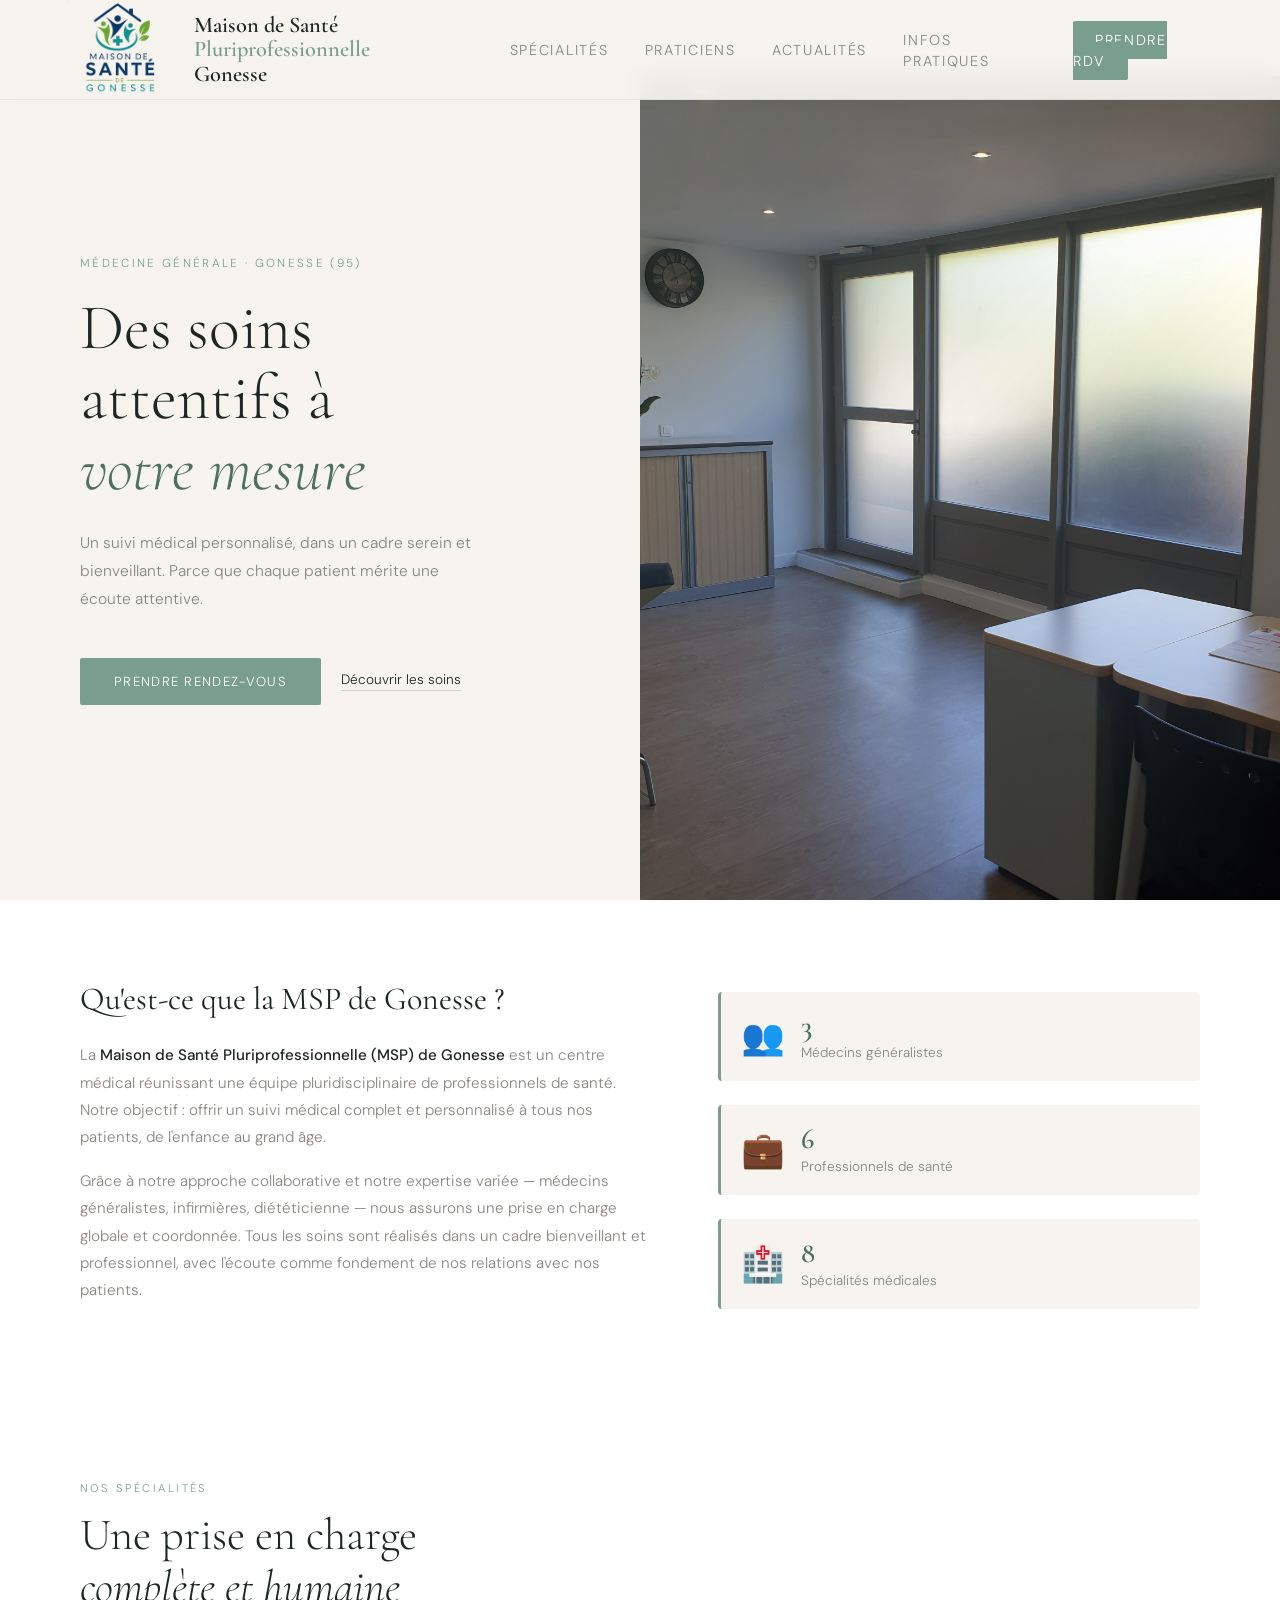
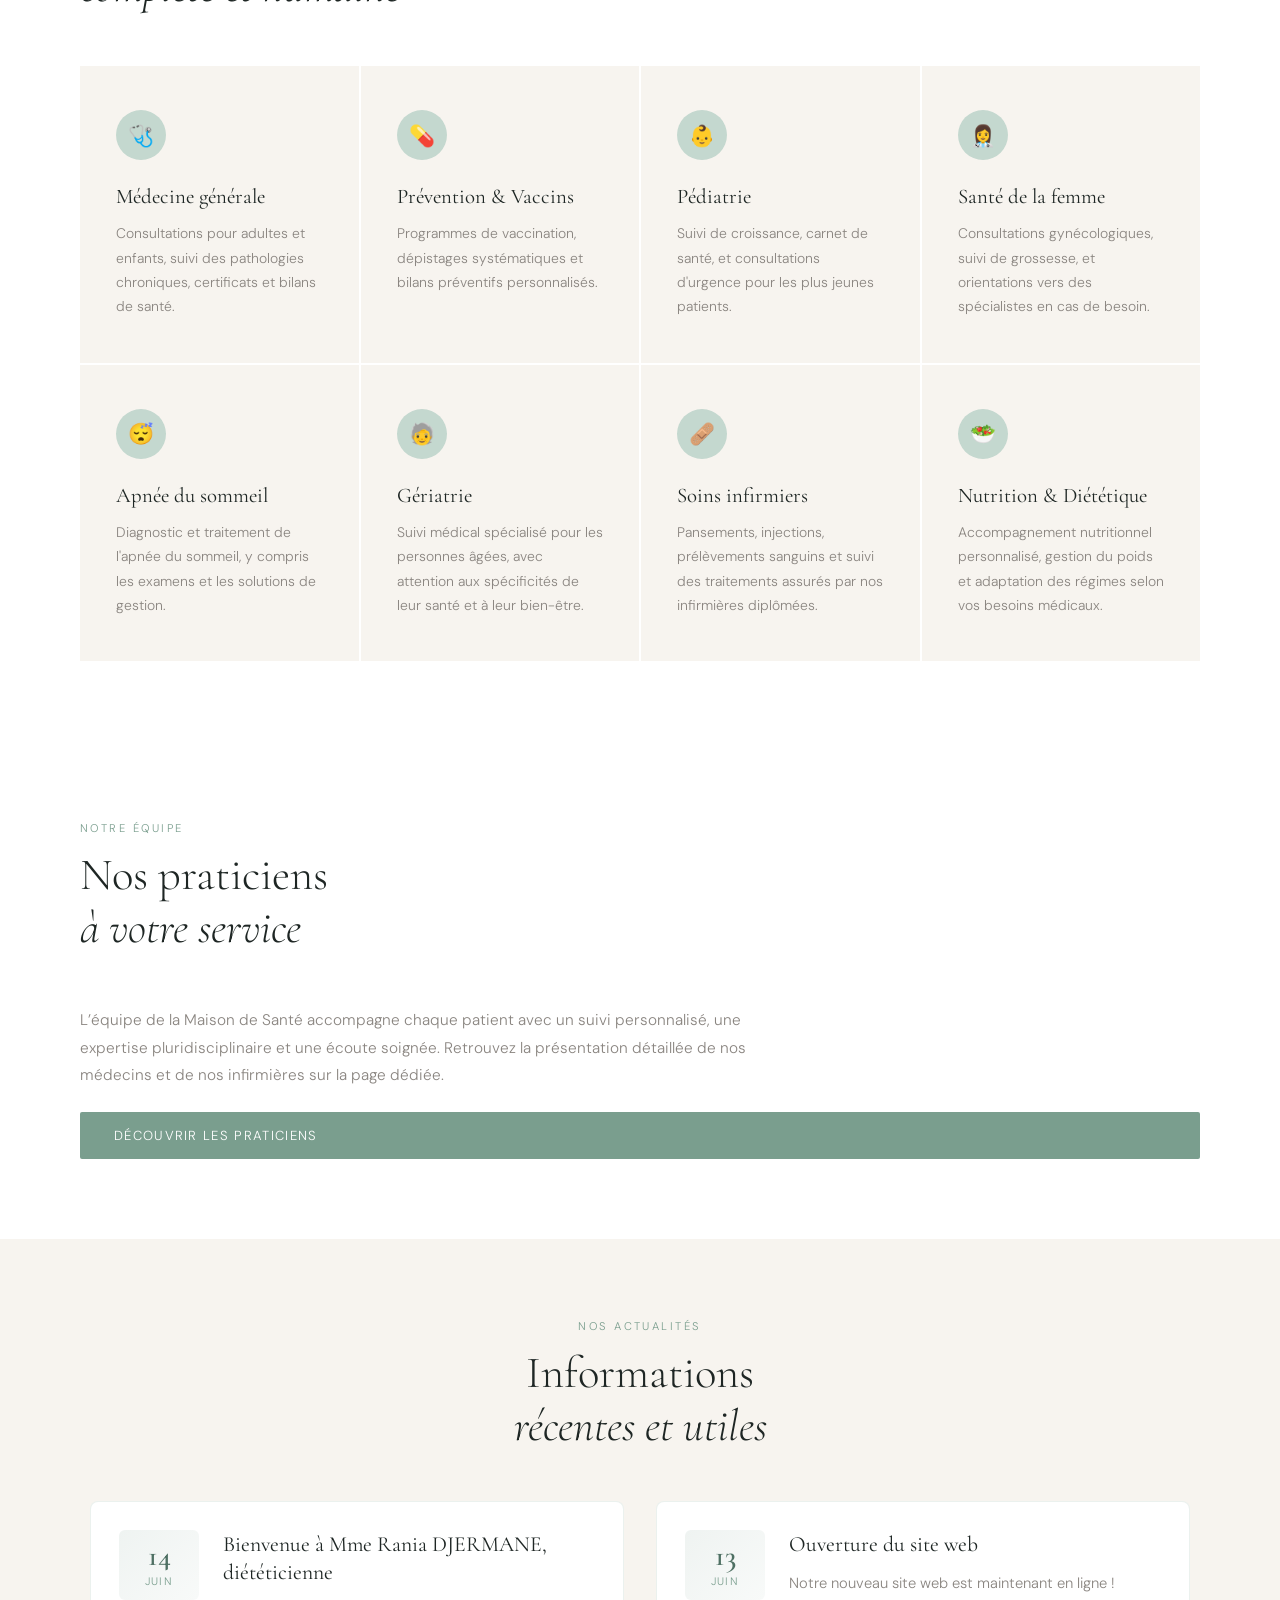
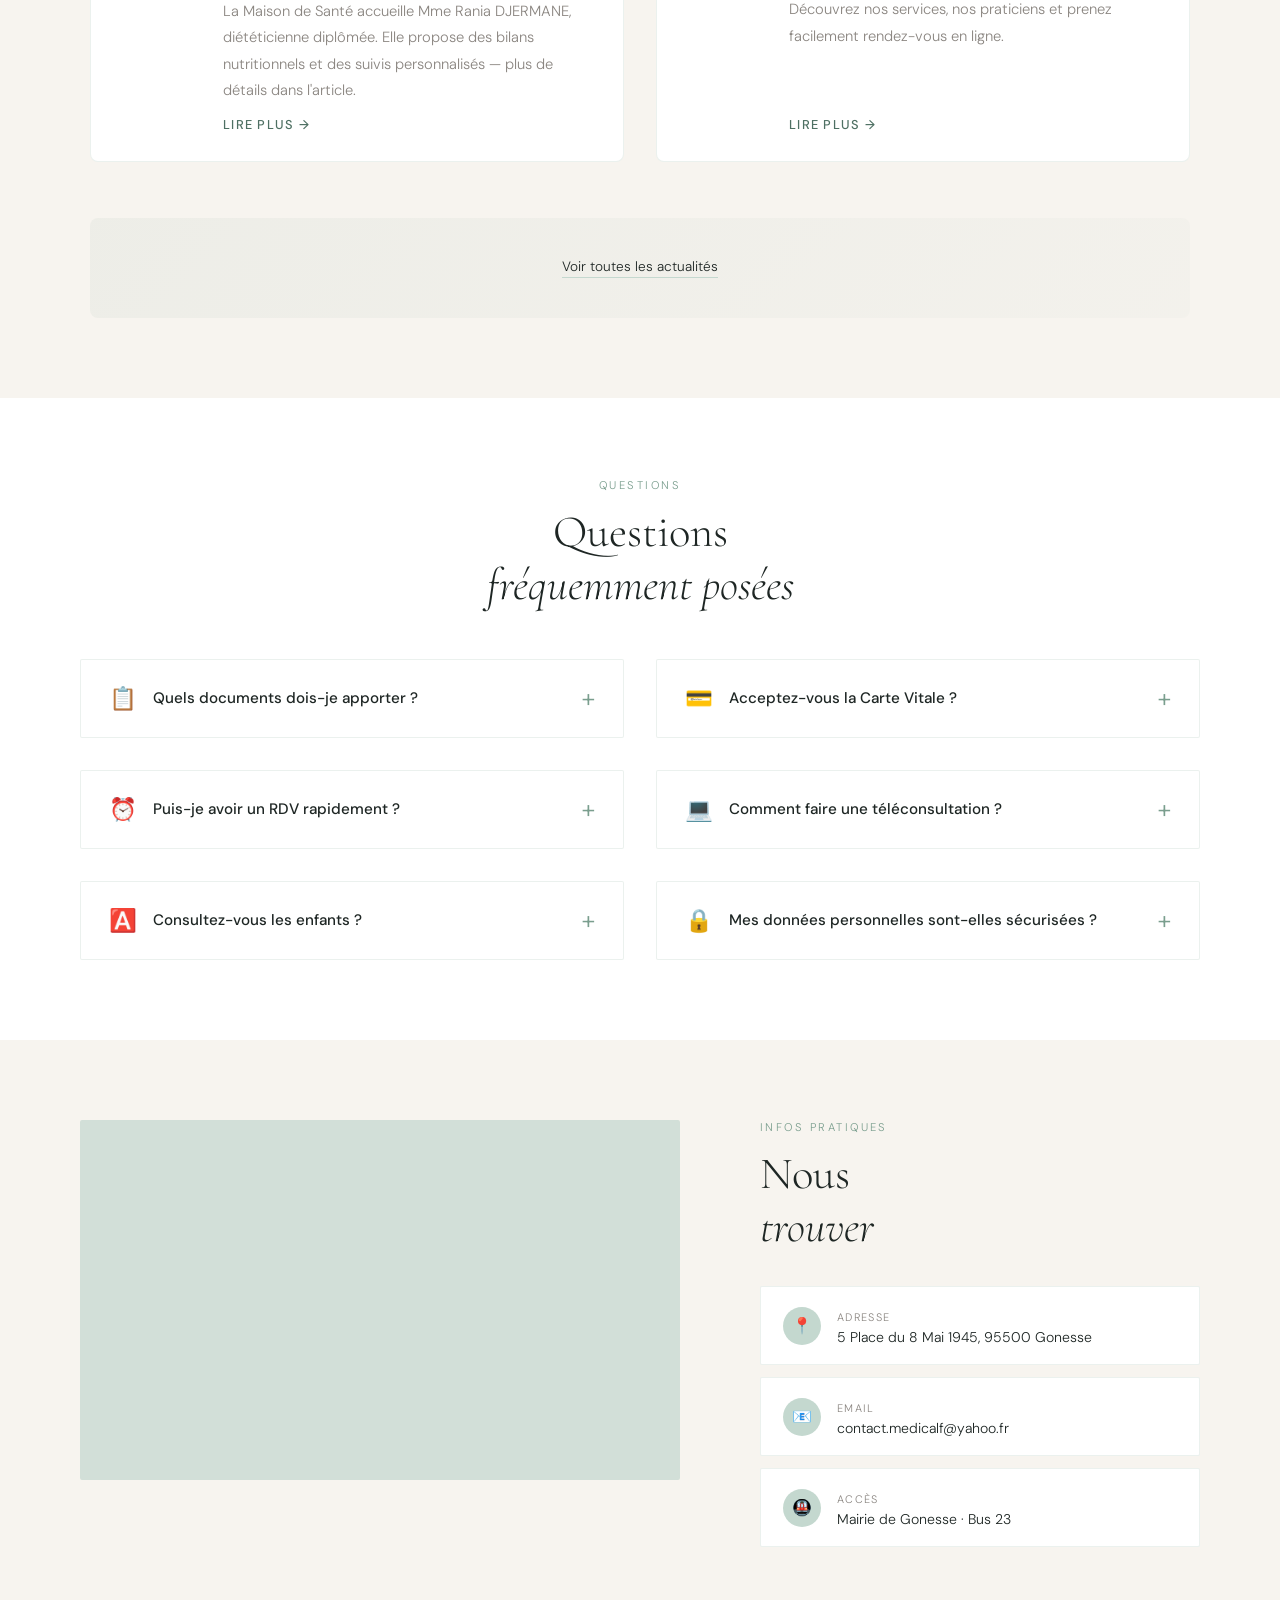
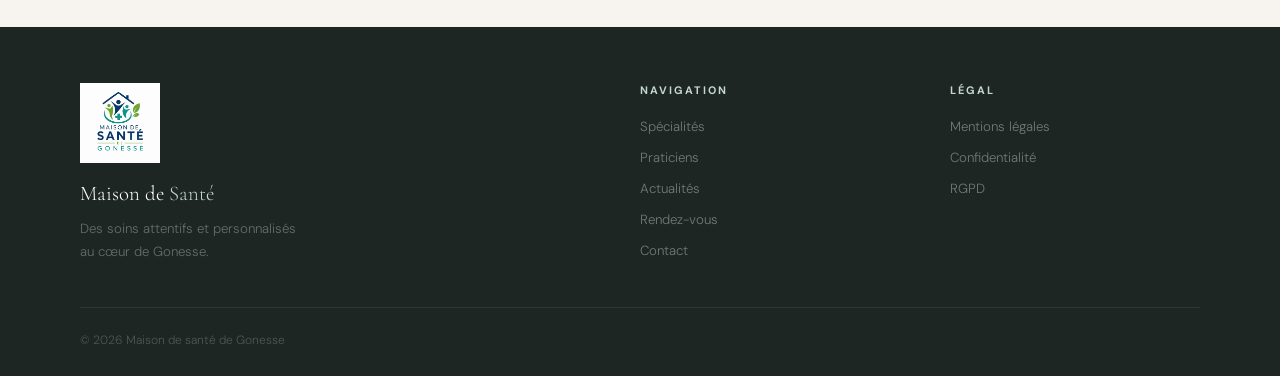
<file: index.html>
<!DOCTYPE html>
<html lang="fr">
<head>
  <meta charset="UTF-8" />
  <meta name="viewport" content="width=device-width, initial-scale=1.0" />
  <title>Maison de Santé Pluriprofessionnelle</title>
  <link rel="preconnect" href="https://fonts.googleapis.com" />
  <link href="https://fonts.googleapis.com/css2?family=Cormorant+Garamond:ital,wght@0,300;0,400;0,600;1,300;1,400&family=DM+Sans:wght@300;400;500&display=swap" rel="stylesheet" />
  <link rel="stylesheet" href="css/style.css" />
  <link rel="stylesheet" href="css/faq.css" />
</head>
<body>

  <!-- NAV -->
  <nav id="navbar">
    <a href="index.html" class="nav-logo">
      <img src="assets/logo.png" alt="Logo Maison de Santé" class="nav-logo-img"/>
      <span>Maison de Santé <span>Pluriprofessionnelle</span><br>Gonesse</span>
    </a>
    <ul class="nav-links">
      <li><a href="#services">Spécialités</a></li>
      <li><a href="praticiens.html">Praticiens</a></li>
      <li><a href="actualites.html">Actualités</a></li>
      <li><a href="#infos">Infos pratiques</a></li>
      <li><a href="rendez-vous.html" class="nav-cta">Prendre RDV</a></li>
    </ul>
    <div class="hamburger" id="hamburger" aria-label="Menu">
      <span></span><span></span><span></span>
    </div>
  </nav>

  <div class="mobile-menu" id="mobileMenu">
    <a href="#services">Spécialités</a>
    <a href="praticiens.html">Praticiens</a>
    <a href="actualites.html">Actualités</a>
    <a href="#infos">Infos pratiques</a>
    <a href="rendez-vous.html">Prendre rendez-vous →</a>
  </div>

  <!-- HERO -->
  <section id="hero">
    <div class="hero-left">
      <p class="hero-eyebrow">Médecine générale · Gonesse (95)</p>
      <h1 class="hero-title">
        Des soins<br>attentifs à<br><em>votre mesure</em>
      </h1>
      <p class="hero-desc">
        Un suivi médical personnalisé, dans un cadre serein et bienveillant.
        Parce que chaque patient mérite une écoute attentive.
      </p>
      <div class="hero-actions">
        <a href="rendez-vous.html" class="btn-primary">Prendre rendez-vous</a>
        <a href="#services" class="btn-ghost">Découvrir les soins</a>
      </div>
    </div>
    <div class="hero-right">
      <!-- Remplacez src par votre photo -->
      <img src="assets/hero.jpg" alt="Cabinet médical" />
    </div>
  </section>

  <!-- À PROPOS -->
  <section id="about">
    <div class="about-content reveal">
      <div class="about-text">
        <h2 class="about-title">Qu'est-ce que la MSP de Gonesse ?</h2>
        <p class="about-desc">
          La <strong>Maison de Santé Pluriprofessionnelle (MSP) de Gonesse</strong> est un centre médical réunissant une équipe pluridisciplinaire de professionnels de santé. Notre objectif : offrir un suivi médical complet et personnalisé à tous nos patients, de l'enfance au grand âge.
        </p>
        <p class="about-desc">
          Grâce à notre approche collaborative et notre expertise variée — médecins généralistes, infirmières, diététicienne — nous assurons une prise en charge globale et coordonnée. Tous les soins sont réalisés dans un cadre bienveillant et professionnel, avec l'écoute comme fondement de nos relations avec nos patients.
        </p>
      </div>
      <div class="about-stats">
        <div class="stat-item">
          <div class="stat-icon">👥</div>
          <div class="stat-info">
            <span class="stat-number">3</span>
            <span class="stat-label">Médecins généralistes</span>
          </div>
        </div>
        <div class="stat-item">
          <div class="stat-icon">💼</div>
          <div class="stat-info">
            <span class="stat-number">6</span>
            <span class="stat-label">Professionnels de santé</span>
          </div>
        </div>
        <div class="stat-item">
          <div class="stat-icon">🏥</div>
          <div class="stat-info">
            <span class="stat-number">8</span>
            <span class="stat-label">Spécialités médicales</span>
          </div>
        </div>
      </div>
    </div>
  </section>

  <!-- SERVICES -->
  <section id="services">
    <div class="section-header reveal">
      <p class="section-label">Nos spécialités</p>
      <h2 class="section-title">Une prise en charge<br><em>complète et humaine</em></h2>
    </div>
    <div class="services-grid">
      <div class="service-card reveal">
        <div class="service-icon">🩺</div>
        <h3 class="service-title">Médecine générale</h3>
        <p class="service-desc">Consultations pour adultes et enfants, suivi des pathologies chroniques, certificats et bilans de santé.</p>
      </div>
      <div class="service-card reveal">
        <div class="service-icon">💊</div>
        <h3 class="service-title">Prévention & Vaccins</h3>
        <p class="service-desc">Programmes de vaccination, dépistages systématiques et bilans préventifs personnalisés.</p>
      </div>
      <div class="service-card reveal">
        <div class="service-icon">👶</div>
        <h3 class="service-title">Pédiatrie</h3>
        <p class="service-desc">Suivi de croissance, carnet de santé, et consultations d'urgence pour les plus jeunes patients.</p>
      </div>
      <div class="service-card reveal">
        <div class="service-icon">👩‍⚕️</div>
        <h3 class="service-title">Santé de la femme</h3>
        <p class="service-desc">Consultations gynécologiques, suivi de grossesse, et orientations vers des spécialistes en cas de besoin.</p>
      </div>
      <div class="service-card reveal">
        <div class="service-icon">😴</div>
        <h3 class="service-title">Apnée du sommeil</h3>
        <p class="service-desc">Diagnostic et traitement de l'apnée du sommeil, y compris les examens et les solutions de gestion.</p>
      </div>
      <div class="service-card reveal">
        <div class="service-icon">🧓</div>
        <h3 class="service-title">Gériatrie</h3>
        <p class="service-desc">Suivi médical spécialisé pour les personnes âgées, avec attention aux spécificités de leur santé et à leur bien-être.</p>
      </div>
      <div class="service-card reveal">
        <div class="service-icon">🩹</div>
        <h3 class="service-title">Soins infirmiers</h3>
        <p class="service-desc">Pansements, injections, prélèvements sanguins et suivi des traitements assurés par nos infirmières diplômées.</p>
      </div>
      <div class="service-card reveal">
        <div class="service-icon">🥗</div>
        <h3 class="service-title">Nutrition & Diététique</h3>
        <p class="service-desc">Accompagnement nutritionnel personnalisé, gestion du poids et adaptation des régimes selon vos besoins médicaux.</p>
      </div>
    </div>
  </section>

  <!-- ÉQUIPE MÉDICALE -->
  <section id="doctors">
    <div class="section-header reveal">
      <p class="section-label">Notre équipe</p>
      <h2 class="section-title">Nos praticiens<br><em>à votre service</em></h2>
    </div>
    <div class="doctors-intro reveal">
      <p class="section-text">
        L’équipe de la Maison de Santé accompagne chaque patient avec un suivi personnalisé, une expertise pluridisciplinaire et une écoute soignée.
        Retrouvez la présentation détaillée de nos médecins et de nos infirmières sur la page dédiée.
      </p>
      <a href="praticiens.html" class="btn-primary">Découvrir les praticiens</a>
    </div>
  </section>

  <!-- RDV -->
  <!-- <section id="rdv">
    <div class="rdv-intro reveal">
      <p class="section-label">Consultation</p>
      <h2 class="section-title">Prenez<br><em>rendez-vous</em></h2>
      <p class="rdv-desc">Disponible du lundi au vendredi, avec des créneaux d'urgence réservés chaque matin. Réponse sous 24h.</p>
    </div>
    <a href="https://www.doctolib.fr/medecin-generaliste/gonesse/fatim-abbad" style="display:block;text-align:center;background-color:#0596DE;color:#ffffff;font-size:14px;overflow:hidden;width:257px;height:40px;border-bottom-right-radius:none;border-bottom-left-radius:none;position:fixed;bottom:0;left:5px;z-index:1000;border-top-left-radius:4px;border-top-right-radius:4px;line-height:40px" target="_blank" data-reactroot=""><span style="font-size:13px">Prendre rendez-vous en ligne</span><img style="height:15px;margin-bottom:3px;vertical-align:middle;width:auto" src="https://www.doctolib.fr/external_button/doctolib-white-transparent.png" alt="Doctolib"/></a>
    <iframe class="doctolib" scrolling="no" src="https://partners.doctolib.fr/medecin-generaliste/gonesse/fatim-abbad/booking/" style="height: 472px; min-height: 472px; width: 100%; overflow: hidden;"></iframe>
  </section> -->

  <!-- ACTUALITÉS -->
  <section id="actualites">
    <div class="section-header reveal">
      <p class="section-label">Nos actualités</p>
      <h2 class="section-title">Informations<br><em>récentes et utiles</em></h2>
    </div>
    <div class="news-grid">
      <article class="news-card reveal">
        <div class="news-date">
          <span class="news-day">14</span>
          <span class="news-month">juin</span>
        </div>
        <div class="news-content">
          <h3 class="news-title">Bienvenue à Mme Rania DJERMANE, diététicienne</h3>
          <p class="news-excerpt">
            La Maison de Santé accueille Mme Rania DJERMANE, diététicienne diplômée. Elle propose des bilans
            nutritionnels et des suivis personnalisés — plus de détails dans l'article.
          </p>
          <a href="actualites.html" class="news-link">Lire plus →</a>
        </div>
      </article>

      <article class="news-card reveal">
        <div class="news-date">
          <span class="news-day">13</span>
          <span class="news-month">juin</span>
        </div>
        <div class="news-content">
          <h3 class="news-title">Ouverture du site web</h3>
          <p class="news-excerpt">
            Notre nouveau site web est maintenant en ligne ! Découvrez nos services, nos praticiens et prenez facilement rendez-vous en ligne.
          </p>
          <a href="actualites.html" class="news-link">Lire plus →</a>
        </div>
      </article>
    </div>
    <div class="news-cta reveal">
      <a href="actualites.html" class="btn-ghost">Voir toutes les actualités</a>
    </div>
  </section>

  <!-- FAQ -->
  <section id="faq">
    <div class="section-header reveal">
      <p class="section-label">Questions</p>
      <h2 class="section-title">Questions<br><em>fréquemment posées</em></h2>
    </div>
    <div class="faq-list">
      <details class="faq-item reveal">
        <summary>
          <span class="faq-icon">📋</span>
          <span class="faq-question">Quels documents dois-je apporter ?</span>
          <span class="faq-toggle">+</span>
        </summary>
        <div class="faq-answer">
          <p>Apportez votre carte Vitale,  et vos antécédents médicaux si c'est une première consultation. Si vous avez des ordonnances précédentes, n'hésitez pas à les apporter également.</p>
        </div>
      </details>

      <details class="faq-item reveal">
        <summary>
          <span class="faq-icon">💳</span>
          <span class="faq-question">Acceptez-vous la Carte Vitale ?</span>
          <span class="faq-toggle">+</span>
        </summary>
        <div class="faq-answer">
          <p>Oui, nous sommes en Secteur 1 et acceptons l'ensemble des régimes d'assurance maladie.</p>
        </div>
      </details>

      <details class="faq-item reveal">
        <summary>
          <span class="faq-icon">⏰</span>
          <span class="faq-question">Puis-je avoir un RDV rapidement ?</span>
          <span class="faq-toggle">+</span>
        </summary>
        <div class="faq-answer">
          <p>N'hésitez pas à nous appeler ou consulter notre plateforme de prise de rendez-vous Doctolib. En cas d'urgence, contactez le 15 (SAMU).</p>
        </div>
      </details>

      <details class="faq-item reveal">
        <summary>
          <span class="faq-icon">💻</span>
          <span class="faq-question">Comment faire une téléconsultation ?</span>
          <span class="faq-toggle">+</span>
        </summary>
        <div class="faq-answer">
          <p>Appelez-nous ou prenez RDV en ligne en sélectionnant l'option téléconsultation. Nous vous enverrons un lien sécurisé par email pour votre consultation vidéo. Vous pouvez consulter depuis votre domicile en toute sécurité.</p>
        </div>
      </details>

      <details class="faq-item reveal">
        <summary>
          <span class="faq-icon">🅰️</span>
          <span class="faq-question">Consultez-vous les enfants ?</span>
          <span class="faq-toggle">+</span>
        </summary>
        <div class="faq-answer">
          <p>Oui, nos médecins généralistes reçoivent enfants et adultes. Nous disposons également d'une section pédiatrie pour le suivi de croissance et les vaccinations obligatoires.</p>
        </div>
      </details>

      <details class="faq-item reveal">
        <summary>
          <span class="faq-icon">🔒</span>
          <span class="faq-question">Mes données personnelles sont-elles sécurisées ?</span>
          <span class="faq-toggle">+</span>
        </summary>
        <div class="faq-answer">
          <p>Absolument. Nous respectons scrupuleusement le RGPD et les normes de confidentialité médiale. Vos données personnelles et médicales sont protégées selon les standards les plus élevés.</p>
        </div>
      </details>
    </div>
  </section>

  <!-- INFOS PRATIQUES -->
  <section id="infos">
    <div class="infos-map reveal">
      <div class="map-placeholder">
        <iframe src="https://www.google.com/maps/embed?pb=!1m18!1m12!1m3!1d2618.2356658897093!2d2.4448383767339306!3d48.98707249164158!2m3!1f0!2f0!3f0!3m2!1i1024!2i768!4f13.1!3m3!1m2!1s0x47e66ac2f20d6c37%3A0xd84632630203326a!2s5%20Pl.%20du%208%20Mai%201945%2C%2095500%20Gonesse!5e0!3m2!1sfr!2sfr!4v1780919835743!5m2!1sfr!2sfr" width="600" height="450" style="border:0;" allowfullscreen="" loading="lazy" referrerpolicy="no-referrer-when-downgrade"></iframe>
      </div>
    </div>
    <div class="infos-details reveal">
      <p class="section-label">Infos pratiques</p>
      <h2 class="section-title">Nous<br><em>trouver</em></h2>
      <div class="contact-cards">
        <div class="contact-card">
          <div class="contact-card-icon">📍</div>
          <div>
            <small>Adresse</small>
            <p>5 Place du 8 Mai 1945, 95500 Gonesse</p>
          </div>
        </div>
        <!-- <div class="contact-card">
          <div class="contact-card-icon">📞</div>
          <div>
            <small>Téléphone</small>
            <p>01 23 45 67 89</p>
          </div>
        </div> -->
        <div class="contact-card">
          <div class="contact-card-icon">📧</div>
          <div>
            <small>Email</small>
            <p>contact.medicalf@yahoo.fr</p>
          </div>
        </div>
        <div class="contact-card">
          <div class="contact-card-icon">🚇</div>
          <div>
            <small>Accès</small>
            <p>Mairie de Gonesse · Bus 23</p>
          </div>
        </div>
      </div>
      <!-- <div class="horaires">
        <h3>Horaires</h3>
        <div class="horaire-row"><span class="jour">Lundi – Vendredi</span><span class="heure">8h30 – 19h00</span></div>
        <div class="horaire-row"><span class="jour">Samedi</span><span class="heure">9h00 – 13h00</span></div>
        <div class="horaire-row ferme"><span class="jour">Dimanche</span><span class="heure">Fermé</span></div>
      </div>
    </div> -->
  </section>

  <!-- FOOTER -->
  <footer>
    <div class="footer-top">
      <div class="footer-brand-block">
        <img src="assets/logo2.png" alt="Logo Maison de Santé" class="footer-logo" />
        <p class="footer-brand">Maison de <span>Santé</span></p>
        <p class="footer-tagline">Des soins attentifs et personnalisés<br>au cœur de Gonesse.</p>
      </div>
      <div class="footer-col">
        <h4>Navigation</h4>
        <ul>
          <li><a href="#services">Spécialités</a></li>
          <li><a href="praticiens.html">Praticiens</a></li>
          <li><a href="actualites.html">Actualités</a></li>
          <li><a href="rendez-vous.html">Rendez-vous</a></li>
          <li><a href="#infos">Contact</a></li>
        </ul>
      </div>
      <div class="footer-col">
        <h4>Légal</h4>
        <ul>
          <li><a href="#">Mentions légales</a></li>
          <li><a href="#">Confidentialité</a></li>
          <li><a href="#">RGPD</a></li>
        </ul>
      </div>
    </div>
    <div class="footer-bottom">
      <span>© 2026 Maison de santé de Gonesse</span>
    </div>
  </footer>

  <div class="toast" id="toast">✓ Demande envoyée — nous vous recontactons sous 24h</div>

  <script src="js/main.js"></script>
</body>
</html>
</file>
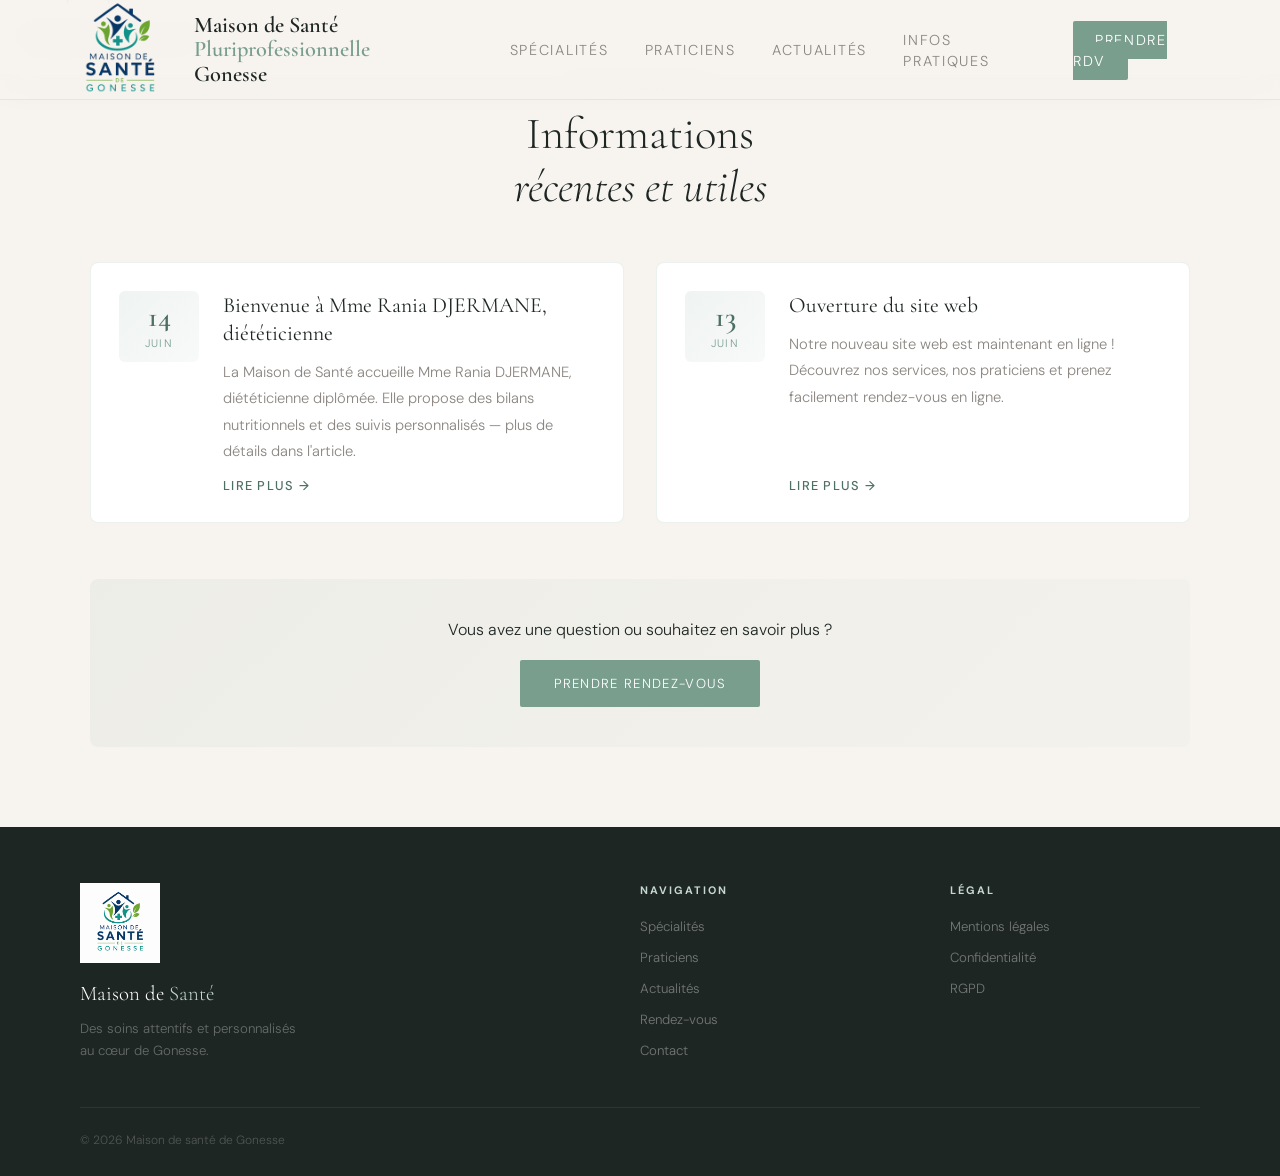
<file: actualites.html>
<!DOCTYPE html>
<html lang="fr">
<head>
  <meta charset="UTF-8" />
  <meta name="viewport" content="width=device-width, initial-scale=1.0" />
  <title>Actualités | Maison de Santé Pluriprofessionnelle</title>
  <link rel="preconnect" href="https://fonts.googleapis.com" />
  <link href="https://fonts.googleapis.com/css2?family=Cormorant+Garamond:ital,wght@0,300;0,400;0,600;1,300;1,400&family=DM+Sans:wght@300;400;500&display=swap" rel="stylesheet" />
  <link rel="stylesheet" href="css/style.css" />
</head>
<body>

  <!-- NAV -->
  <nav id="navbar">
    <a href="index.html" class="nav-logo">
      <img src="assets/logo.png" alt="Logo Maison de Santé" class="nav-logo-img" />
      <span>Maison de Santé <span>Pluriprofessionnelle</span><br>Gonesse</span>
    </a>
    <ul class="nav-links">
      <li><a href="index.html#services">Spécialités</a></li>
      <li><a href="praticiens.html">Praticiens</a></li>
      <li><a href="actualites.html">Actualités</a></li>
      <li><a href="index.html#infos">Infos pratiques</a></li>
      <li><a href="rendez-vous.html" class="nav-cta">Prendre RDV</a></li>
    </ul>
    <div class="hamburger" id="hamburger" aria-label="Menu">
      <span></span><span></span><span></span>
    </div>
  </nav>

  <div class="mobile-menu" id="mobileMenu">
    <a href="index.html#services">Spécialités</a>
    <a href="praticiens.html">Praticiens</a>
    <a href="actualites.html">Actualités</a>
    <a href="index.html#infos">Infos pratiques</a>
    <a href="rendez-vous.html">Prendre rendez-vous →</a>
  </div>

  <!-- <section id="hero">
    <div class="hero-left">
      <p class="hero-eyebrow">Actualités et nouveautés</p>
      <h1 class="hero-title">
        Restez<br>informés de nos<br><em>dernières actualités</em>
      </h1>
      <p class="hero-desc">
        Découvrez les évolutions de notre cabinet, nos conseils de santé et nos dernières initiatives
        pour vous offrir les meilleurs soins.
      </p>
      <div class="hero-actions">
        <a href="rendez-vous.html" class="btn-primary">Prendre rendez-vous</a>
        <a href="index.html" class="btn-ghost">Retour à l'accueil</a>
      </div>
    </div>
    <div class="hero-right">
      <img src="assets/hero.jpg" alt="Actualités" />
    </div>
  </section> -->

  <section id="news">
    <div class="section-header reveal">
      <p class="section-label">Nos actualités</p>
      <h2 class="section-title">Informations<br><em>récentes et utiles</em></h2>
    </div>

    <div class="news-grid">

      <article class="news-card reveal">
        <div class="news-date">
          <span class="news-day">14</span>
          <span class="news-month">juin</span>
        </div>
        <div class="news-content">
          <h3 class="news-title">Bienvenue à Mme Rania DJERMANE, diététicienne</h3>
          <p class="news-excerpt">
            La Maison de Santé accueille Mme Rania DJERMANE, diététicienne diplômée. Elle propose des bilans
            nutritionnels et des suivis personnalisés — plus de détails dans l'article.
          </p>
          <a href="actus/actu1.html" class="news-link">Lire plus →</a>
        </div>
      </article>

      <article class="news-card reveal">
        <div class="news-date">
          <span class="news-day">13</span>
          <span class="news-month">juin</span>
        </div>
        <div class="news-content">
          <h3 class="news-title">Ouverture du site web</h3>
          <p class="news-excerpt">
            Notre nouveau site web est maintenant en ligne ! Découvrez nos services, nos praticiens et prenez facilement rendez-vous en ligne.
          </p>
          <a href="/actus/actu2.html" class="news-link">Lire plus →</a>
        </div>
      </article>

    </div>

    <div class="news-cta reveal">
      <p>Vous avez une question ou souhaitez en savoir plus ?</p>
      <a href="rendez-vous.html" class="btn-primary">Prendre rendez-vous</a>
    </div>
  </section>

  <footer>
    <div class="footer-top">
      <div class="footer-brand-block">
        <img src="assets/logo2.png" alt="Logo Maison de Santé" class="footer-logo" />
        <p class="footer-brand">Maison de <span>Santé</span></p>
        <p class="footer-tagline">Des soins attentifs et personnalisés<br>au cœur de Gonesse.</p>
      </div>
      <div class="footer-col">
        <h4>Navigation</h4>
        <ul>
          <li><a href="index.html#services">Spécialités</a></li>
          <li><a href="praticiens.html">Praticiens</a></li>
          <li><a href="actualites.html">Actualités</a></li>
          <li><a href="rendez-vous.html">Rendez-vous</a></li>
          <li><a href="index.html#infos">Contact</a></li>
        </ul>
      </div>
      <div class="footer-col">
        <h4>Légal</h4>
        <ul>
          <li><a href="#">Mentions légales</a></li>
          <li><a href="#">Confidentialité</a></li>
          <li><a href="#">RGPD</a></li>
        </ul>
      </div>
    </div>
    <div class="footer-bottom">
      <span>© 2026 Maison de santé de Gonesse</span>
    </div>
  </footer>

  <script src="js/main.js"></script>
</body>
</html>
</file>
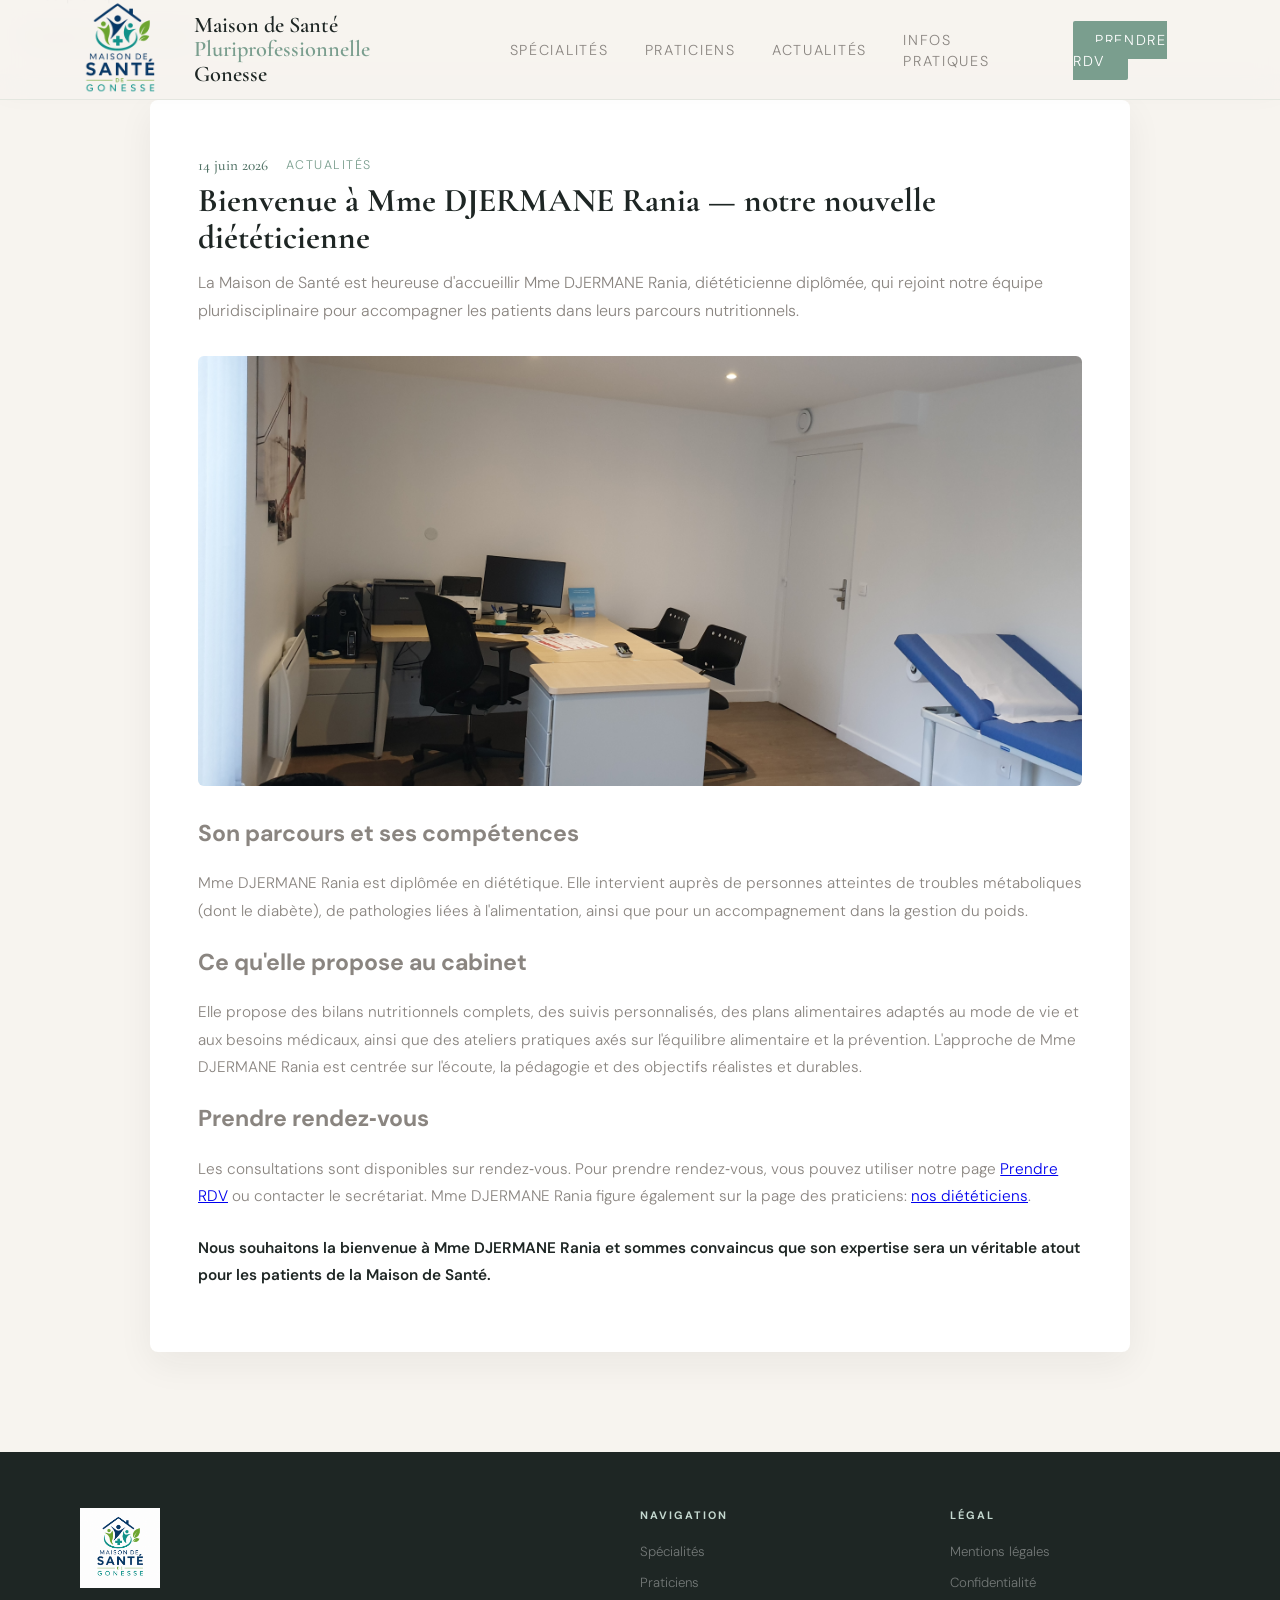
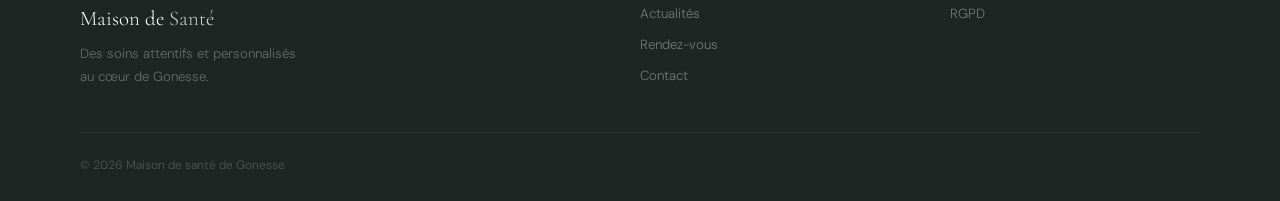
<file: actus/actu1.html>
<!DOCTYPE html>
<html lang="fr">
<head>
  <meta charset="UTF-8" />
  <meta name="viewport" content="width=device-width, initial-scale=1.0" />
  <title>Arrivée de Mme Rania DJERMANE — Diététicienne</title>
  <link rel="preconnect" href="https://fonts.googleapis.com" />
  <link href="https://fonts.googleapis.com/css2?family=Cormorant+Garamond:ital,wght@0,300;0,400;0,600;1,300;1,400&family=DM+Sans:wght@300;400;500&display=swap" rel="stylesheet" />
  <link rel="stylesheet" href="../css/style.css" />
</head>
<body>

  <!-- NAV -->
  <nav id="navbar">
    <a href="../index.html" class="nav-logo">
      <img src="../assets/logo.png" alt="Logo Maison de Santé" class="nav-logo-img" />
      <span>Maison de Santé <span>Pluriprofessionnelle</span><br>Gonesse</span>
    </a>
    <ul class="nav-links">
      <li><a href="../index.html#services">Spécialités</a></li>
      <li><a href="../praticiens.html">Praticiens</a></li>
      <li><a href="../actualites.html">Actualités</a></li>
      <li><a href="../index.html#infos">Infos pratiques</a></li>
      <li><a href="../rendez-vous.html" class="nav-cta">Prendre RDV</a></li>
    </ul>
    <div class="hamburger" id="hamburger" aria-label="Menu">
      <span></span><span></span><span></span>
    </div>
  </nav>

  <div class="mobile-menu" id="mobileMenu">
    <a href="../index.html#services">Spécialités</a>
    <a href="../praticiens.html">Praticiens</a>
    <a href="../actualites.html">Actualités</a>
    <a href="../index.html#infos">Infos pratiques</a>
    <a href="../rendez-vous.html">Prendre rendez-vous →</a>
  </div>

  <main class="container">
    <section class="article-hero reveal">
      <div class="article-meta">
        <time datetime="2026-06-14" class="article-date">14 juin 2026</time>
        <p class="article-category">Actualités</p>
      </div>
      <h1 class="article-title">Bienvenue à Mme DJERMANE Rania — notre nouvelle diététicienne</h1>
      <p class="article-lead">La Maison de Santé est heureuse d'accueillir Mme DJERMANE Rania, diététicienne diplômée, qui rejoint notre équipe pluridisciplinaire pour accompagner les patients dans leurs parcours nutritionnels.</p>
      <img src="../assets/hero3.jpg" alt="Portrait de Mme DJERMANE Rania" />
    </section>

    <article class="news-article reveal">
      <h2>Son parcours et ses compétences</h2>
      <p>
        Mme DJERMANE Rania est diplômée en diététique. Elle intervient auprès de personnes atteintes de troubles métaboliques (dont le diabète), de pathologies liées à l'alimentation, ainsi que pour un accompagnement dans la gestion du poids.
      </p>

      <h2>Ce qu'elle propose au cabinet</h2>
      <p>
        Elle propose des bilans nutritionnels complets, des suivis personnalisés, des plans alimentaires adaptés au mode de vie et aux besoins médicaux, ainsi que des ateliers pratiques axés sur l'équilibre alimentaire et la prévention. L'approche de Mme DJERMANE Rania est centrée sur l'écoute, la pédagogie et des objectifs réalistes et durables.
      </p>

      <!-- <blockquote class="article-quote">« Je suis heureuse de rejoindre l'équipe et de pouvoir accompagner chacun vers une relation plus sereine et équilibrée avec l'alimentation. » — Mme DJERMANE Rania</blockquote> -->

      <h2>Prendre rendez‑vous</h2>
      <p>
        Les consultations sont disponibles sur rendez‑vous. Pour prendre rendez‑vous, vous pouvez utiliser notre page <a href="../rendez-vous.html">Prendre RDV</a> ou contacter le secrétariat. Mme DJERMANE Rania figure également sur la page des praticiens: <a href="../praticiens.html#dieteticiens">nos diététiciens</a>.
      </p>

      <p class="article-end">Nous souhaitons la bienvenue à Mme DJERMANE Rania et sommes convaincus que son expertise sera un véritable atout pour les patients de la Maison de Santé.</p>
    </article>
  </main>

  <footer>
    <div class="footer-top">
      <div class="footer-brand-block">
        <img src="../assets/logo2.png" alt="Logo Maison de Santé" class="footer-logo" />
        <p class="footer-brand">Maison de <span>Santé</span></p>
        <p class="footer-tagline">Des soins attentifs et personnalisés<br>au cœur de Gonesse.</p>
      </div>
      <div class="footer-col">
        <h4>Navigation</h4>
        <ul>
          <li><a href="../index.html#services">Spécialités</a></li>
          <li><a href="../praticiens.html">Praticiens</a></li>
          <li><a href="../actualites.html">Actualités</a></li>
          <li><a href="../rendez-vous.html">Rendez-vous</a></li>
          <li><a href="../index.html#infos">Contact</a></li>
        </ul>
      </div>
      <div class="footer-col">
        <h4>Légal</h4>
        <ul>
          <li><a href="#">Mentions légales</a></li>
          <li><a href="#">Confidentialité</a></li>
          <li><a href="#">RGPD</a></li>
        </ul>
      </div>
    </div>
    <div class="footer-bottom">
      <span>© 2026 Maison de santé de Gonesse</span>
    </div>
  </footer>

  <script src="../js/main.js"></script>
</body>
</html>
</file>
<file: css/style.css>
/* ══════════════════════════════════════
   VARIABLES & RESET
══════════════════════════════════════ */
*, *::before, *::after {
  box-sizing: border-box;
  margin: 0;
  padding: 0;
}

:root {
  --cream:      #F7F4EF;
  --sage:       #7A9E8E;
  --sage-dark:  #4E7063;
  --sage-light: #C4D8CF;
  --charcoal:   #1E2624;
  --warm-grey:  #8A8580;
  --white:      #FFFFFF;
  --gap:        80px;
}

html { scroll-behavior: smooth; }

body {
  background: var(--cream);
  color: var(--charcoal);
  font-family: 'DM Sans', sans-serif;
  font-weight: 300;
  overflow-x: hidden;
}


/* ══════════════════════════════════════
   NAVIGATION
══════════════════════════════════════ */
nav {
  position: fixed;
  top: 0; left: 0; right: 0;
  z-index: 100;
  height: 100px;
  padding: 0 60px;
  display: flex;
  align-items: center;
  justify-content: space-between;
  background: rgba(247, 244, 239, 0.93);
  backdrop-filter: blur(12px);
  border-bottom: 1px solid rgba(122, 158, 142, 0.15);
  transition: box-shadow 0.3s;
}

nav.scrolled {
  box-shadow: 0 4px 32px rgba(30, 38, 36, 0.07);
}

.nav-logo {
  display: inline-flex;
  align-items: center;
  gap: 14px;
  font-family: 'Cormorant Garamond', serif;
  font-size: 1.4rem;
  font-weight: 600;
  color: var(--charcoal);
  text-decoration: none;
}

.nav-logo-img {
  width: 120px;
  height: auto;
  display: block;
}

.nav-logo span {
  display: inline-block;
  line-height: 1.08;
}

.nav-logo span span {
  color: var(--sage);
}

.footer-logo {
  width: 80px;
  height: auto;
  display: block;
  margin-bottom: 18px;
}

.nav-links {
  display: flex;
  align-items: center;
  gap: 36px;
  list-style: none;
}

.nav-links a {
  text-decoration: none;
  font-size: 0.9rem;
  letter-spacing: 0.12em;
  text-transform: uppercase;
  color: var(--warm-grey);
  transition: color 0.25s;
}

.nav-links a:hover { color: var(--sage-dark); }

.nav-cta {
  background: var(--sage);
  color: var(--white) !important;
  padding: 10px 22px;
  border-radius: 2px;
  transition: background 0.25s !important;
}

.nav-cta:hover { background: var(--sage-dark) !important; }

.hamburger {
  display: none;
  flex-direction: column;
  gap: 5px;
  cursor: pointer;
  background: none;
  border: none;
  padding: 4px;
}

.hamburger span {
  width: 24px;
  height: 1.5px;
  background: var(--charcoal);
  display: block;
  transition: 0.3s;
}

.mobile-menu {
  position: fixed;
  top: 100px; left: 0; right: 0;
  background: var(--cream);
  padding: 28px 24px;
  display: flex;
  flex-direction: column;
  gap: 22px;
  transform: translateY(-110%);
  transition: transform 0.35s ease;
  z-index: 99;
  box-shadow: 0 8px 32px rgba(0, 0, 0, 0.07);
  border-bottom: 1px solid rgba(122, 158, 142, 0.15);
}

.mobile-menu.open { transform: translateY(0); }

.mobile-menu a {
  font-size: 0.95rem;
  color: var(--charcoal);
  text-decoration: none;
  letter-spacing: 0.04em;
}


/* ══════════════════════════════════════
   UTILITAIRES
══════════════════════════════════════ */
.section-label {
  font-size: 0.7rem;
  letter-spacing: 0.22em;
  text-transform: uppercase;
  color: var(--sage);
  margin-bottom: 14px;
}

.section-title {
  font-family: 'Cormorant Garamond', serif;
  font-size: clamp(2rem, 3.5vw, 2.8rem);
  font-weight: 300;
  line-height: 1.18;
  color: var(--charcoal);
}

.section-text {
  max-width: 720px;
  font-size: 0.96rem;
  line-height: 1.8;
  color: var(--warm-grey);
}

.specialty-nav {
  display: flex;
  flex-wrap: wrap;
  gap: 12px;
  margin-top: 28px;
}

.specialty-tab {
  display: inline-flex;
  align-items: center;
  justify-content: center;
  padding: 10px 18px;
  border-radius: 999px;
  border: 1px solid var(--sage);
  background: var(--white);
  color: var(--sage-dark);
  text-decoration: none;
  font-size: 0.78rem;
  letter-spacing: 0.12em;
  text-transform: uppercase;
  transition: background 0.25s, color 0.25s, transform 0.2s;
}

.specialty-tab:hover {
  background: var(--sage-light);
  color: var(--charcoal);
}

.specialty-tab.active {
  background: var(--sage);
  color: var(--white);
  border-color: var(--sage);
}

.specialty-group {
  margin-top: 56px;
  padding-top: 32px;
  border-top: 1px solid rgba(122, 158, 142, 0.15);
  scroll-margin-top: 110px;
}

.specialty-heading {
  font-family: 'Cormorant Garamond', serif;
  font-size: 1.5rem;
  font-weight: 400;
  color: var(--charcoal);
  margin-bottom: 24px;
}

.doctors-intro {
  display: flex;
  flex-direction: column;
  gap: 22px;
  margin-top: 28px;
}

.section-title em { font-style: italic; }

.btn-primary {
  display: inline-block;
  background: var(--sage);
  color: var(--white);
  padding: 15px 34px;
  border-radius: 2px;
  text-decoration: none;
  font-size: 0.82rem;
  letter-spacing: 0.1em;
  text-transform: uppercase;
  transition: background 0.25s, transform 0.2s;
}

.btn-primary:hover {
  background: var(--sage-dark);
  transform: translateY(-1px);
}

.btn-ghost {
  display: inline-block;
  color: var(--charcoal);
  text-decoration: none;
  font-size: 0.85rem;
  border-bottom: 1px solid var(--sage-light);
  padding-bottom: 2px;
  transition: color 0.25s, border-color 0.25s;
}

.btn-ghost:hover {
  color: var(--sage-dark);
  border-color: var(--sage-dark);
}

.reveal {
  opacity: 0;
  transform: translateY(24px);
  transition: opacity 0.65s ease, transform 0.65s ease;
}

.reveal.visible {
  opacity: 1;
  transform: translateY(0);
}


/* ══════════════════════════════════════
   HERO
══════════════════════════════════════ */
#hero {
  min-height: 100vh;
  display: grid;
  grid-template-columns: 1fr 1fr;
  padding-top: 60px;
  overflow: hidden;
}

.hero-left {
  display: flex;
  flex-direction: column;
  justify-content: center;
  padding: 80px 0 80px 80px;
}

.hero-eyebrow {
  font-size: 0.73rem;
  letter-spacing: 0.2em;
  text-transform: uppercase;
  color: var(--sage);
  margin-bottom: 22px;
  opacity: 0;
  animation: fadeUp 0.8s 0.2s forwards;
}

.hero-title {
  font-family: 'Cormorant Garamond', serif;
  font-size: clamp(2.8rem, 5vw, 4.5rem);
  font-weight: 300;
  line-height: 1.1;
  color: var(--charcoal);
  margin-bottom: 26px;
  opacity: 0;
  animation: fadeUp 0.8s 0.35s forwards;
}

.hero-title em {
  font-style: italic;
  color: var(--sage-dark);
}

.hero-desc {
  font-size: 0.97rem;
  line-height: 1.8;
  color: var(--warm-grey);
  max-width: 400px;
  margin-bottom: 44px;
  opacity: 0;
  animation: fadeUp 0.8s 0.5s forwards;
}

.hero-actions {
  display: flex;
  gap: 20px;
  align-items: center;
  opacity: 0;
  animation: fadeUp 0.8s 0.65s forwards;
}

.hero-right {
  position: relative;
  overflow: hidden;
}

.hero-right img {
  width: 100%;
  height: 100%;
  object-fit: cover;
  display: block;
  opacity: 0;
  animation: fadeIn 1.2s 0.4s forwards;
}

.hero-right::after {
  content: '';
  position: absolute;
  inset: 0;
  background: linear-gradient(135deg, rgba(122, 158, 142, 0.15) 0%, transparent 60%);
  pointer-events: none;
}


/* ══════════════════════════════════════
   SERVICES
══════════════════════════════════════ */
#services {
  padding: var(--gap) 80px;
  background: var(--white);
}

.section-header {
  margin-bottom: 52px;
}

.services-grid {
  display: grid;
  grid-template-columns: repeat(4, 1fr);
  gap: 2px;
}

.service-card {
  background: var(--cream);
  padding: 44px 36px;
  transition: background 0.3s;
  cursor: default;
}

.service-card:hover { background: var(--sage); }
.service-card:hover .service-icon { background: rgba(255, 255, 255, 0.18); }
.service-card:hover .service-title { color: var(--white); }
.service-card:hover .service-desc { color: rgba(255, 255, 255, 0.72); }

.service-icon {
  width: 50px; height: 50px;
  background: var(--sage-light);
  border-radius: 50%;
  display: flex;
  align-items: center;
  justify-content: center;
  font-size: 1.3rem;
  margin-bottom: 24px;
  transition: background 0.3s;
}

.service-title {
  font-family: 'Cormorant Garamond', serif;
  font-size: 1.3rem;
  font-weight: 400;
  color: var(--charcoal);
  margin-bottom: 12px;
  transition: color 0.3s;
}

.service-desc {
  font-size: 0.87rem;
  line-height: 1.75;
  color: var(--warm-grey);
  transition: color 0.3s;
}


/* ══════════════════════════════════════
   ÉQUIPE MÉDICALE
══════════════════════════════════════ */
#doctors {
  padding: var(--gap) 80px;
  background: var(--white);
}

.doctors-grid {
  display: grid;
  grid-template-columns: repeat(3, 1fr);
  gap: 24px;
  margin-top: 52px;
}

.doctor-card {
  background: var(--white);
  border-radius: 14px;
  overflow: hidden;
  display: flex;
  flex-direction: column;
  border: 1px solid rgba(122, 158, 142, 0.16);
  transition: transform 0.3s, box-shadow 0.3s, border-color 0.3s;
}

.doctor-card:hover {
  transform: translateY(-3px);
  box-shadow: 0 14px 38px rgba(30, 38, 36, 0.08);
  border-color: rgba(122, 158, 142, 0.28);
}

.doctor-card-img {
  width: 180px;
  height: 180px;
  margin: 24px auto 16px;
  overflow: hidden;
  background: var(--sage-light);
  border-radius: 50%;
  box-shadow: 0 18px 36px rgba(30, 38, 36, 0.08);
  position: relative;
}

.doctor-card-img img {
  width: 100%;
  height: 100%;
  object-fit: cover;
  object-position: center;
  display: block;
  border-radius: 50%;
  filter: sepia(0.05) saturate(1.1);
  transition: transform 0.5s ease;
}

.doctor-card:hover .doctor-card-img img {
  transform: scale(1.04);
}

.doctor-card-body {
  padding: 24px 28px 32px;
  flex: 1;
  display: flex;
  flex-direction: column;
  gap: 16px;
  align-items: center;
  text-align: center;
}

/* Fallback si pas d'image */
.doctor-card-img:not(:has(img[src])),
.doctor-card-img img[src="assets/doctor-1.jpg"],
.doctor-card-img img[src="assets/doctor-2.jpg"],
.doctor-card-img img[src="assets/doctor-3.jpg"] {
  display: flex;
  align-items: center;
  justify-content: center;
  font-size: 3rem;
}

.doctor-card-label {
  font-size: 0.68rem;
  letter-spacing: 0.16em;
  text-transform: uppercase;
  color: var(--sage);
  margin-bottom: 8px;
}

.doctor-card-name {
  font-family: 'Cormorant Garamond', serif;
  font-size: 1.35rem;
  font-weight: 400;
  color: var(--charcoal);
  margin-bottom: 8px;
}

.doctor-card-quote {
  font-family: 'Cormorant Garamond', serif;
  font-size: 1rem;
  font-style: italic;
  color: var(--sage-dark);
  line-height: 1.6;
  padding-left: 16px;
  border-left: 2px solid var(--sage-light);
  margin-bottom: 16px;
}

.doctor-card-bio {
  font-size: 0.92rem;
  line-height: 1.8;
  color: var(--warm-grey);
  flex: 1;
  margin-bottom: 10px;
}

.doctor-card-tags {
  display: flex;
  flex-wrap: wrap;
  gap: 8px;
  justify-content: center;
}

.doctor-card-tags span {
  font-size: 0.78rem;
  letter-spacing: 0.08em;
  background: rgba(122, 158, 142, 0.12);
  color: var(--sage-dark);
  border: none;
  padding: 6px 14px;
  border-radius: 999px;
}


/* ══════════════════════════════════════
   ACTUALITÉS
══════════════════════════════════════ */
#news {
  padding: var(--gap) 80px;
  background: var(--cream);
  display: flex;
  flex-direction: column;
  align-items: center;
}

#news .section-header {
  text-align: center;
  max-width: 700px;
  margin-bottom: 48px;
}

.news-grid {
  display: grid;
  grid-template-columns: repeat(2, 1fr);
  gap: 32px;
  margin-top: 0;
  max-width: 1100px;
  width: 100%;
}

.news-card {
  background: var(--white);
  border: 1px solid rgba(122, 158, 142, 0.15);
  border-radius: 8px;
  padding: 28px;
  display: grid;
  grid-template-columns: 80px 1fr;
  gap: 24px;
  transition: border-color 0.3s, box-shadow 0.3s, transform 0.3s;
}

.news-card:hover {
  border-color: rgba(122, 158, 142, 0.3);
  box-shadow: 0 12px 32px rgba(30, 38, 36, 0.06);
  transform: translateY(-2px);
}

.news-date {
  display: flex;
  flex-direction: column;
  align-items: center;
  justify-content: center;
  background: linear-gradient(135deg, rgba(122, 158, 142, 0.12) 0%, rgba(122, 158, 142, 0.05) 100%);
  border-radius: 6px;
  padding: 12px;
  height: fit-content;
}

.news-day {
  font-family: 'Cormorant Garamond', serif;
  font-size: 1.8rem;
  font-weight: 600;
  color: var(--sage-dark);
  line-height: 1;
}

.news-month {
  font-size: 0.68rem;
  letter-spacing: 0.12em;
  text-transform: uppercase;
  color: var(--sage);
  margin-top: 4px;
}

.news-content {
  display: flex;
  flex-direction: column;
  gap: 12px;
}

.news-title {
  font-family: 'Cormorant Garamond', serif;
  font-size: 1.35rem;
  font-weight: 400;
  color: var(--charcoal);
  line-height: 1.3;
}

.news-excerpt {
  font-size: 0.92rem;
  line-height: 1.8;
  color: var(--warm-grey);
  flex: 1;
}

.news-link {
  font-size: 0.8rem;
  letter-spacing: 0.1em;
  text-transform: uppercase;
  color: var(--sage-dark);
  text-decoration: none;
  font-weight: 500;
  transition: color 0.25s;
  display: inline-block;
  width: fit-content;
}

.news-link:hover {
  color: var(--sage);
}

.news-cta {
  margin-top: 56px;
  padding: 40px;
  background: linear-gradient(135deg, rgba(122, 158, 142, 0.08) 0%, rgba(122, 158, 142, 0.03) 100%);
  border-radius: 8px;
  text-align: center;
  display: flex;
  flex-direction: column;
  align-items: center;
  gap: 20px;
  max-width: 1100px;
  width: 100%;
}

.news-cta p {
  font-size: 1rem;
  color: var(--charcoal);
  margin: 0;
}


/* ══════════════════════════════════════
   RDV
══════════════════════════════════════ */
#rdv {
  padding: var(--gap) 80px;
  background: var(--charcoal);
  display: grid;
  grid-template-columns: 1fr 1.4fr;
  gap: 80px;
  align-items: start;
}

#rdv .section-label { color: var(--sage-light); }
#rdv .section-title { color: var(--white); }

.rdv-desc {
  color: rgba(255, 255, 255, 0.5);
  line-height: 1.8;
  font-size: 0.9rem;
  margin-top: 18px;
}

.rdv-form {
  display: flex;
  flex-direction: column;
  gap: 14px;
}

.form-row {
  display: grid;
  grid-template-columns: 1fr 1fr;
  gap: 14px;
}

.form-group {
  display: flex;
  flex-direction: column;
  gap: 7px;
}

.form-group label {
  font-size: 0.68rem;
  letter-spacing: 0.16em;
  text-transform: uppercase;
  color: rgba(255, 255, 255, 0.38);
}

.form-group input,
.form-group select,
.form-group textarea {
  background: rgba(255, 255, 255, 0.05);
  border: 1px solid rgba(255, 255, 255, 0.1);
  color: var(--white);
  padding: 13px 16px;
  border-radius: 2px;
  font-family: 'DM Sans', sans-serif;
  font-size: 0.9rem;
  font-weight: 300;
  outline: none;
  transition: border-color 0.25s, background 0.25s;
  width: 100%;
}

.form-group input::placeholder,
.form-group textarea::placeholder {
  color: rgba(255, 255, 255, 0.22);
}

.form-group input:focus,
.form-group select:focus,
.form-group textarea:focus {
  border-color: var(--sage);
  background: rgba(122, 158, 142, 0.08);
}

.form-group select option { background: var(--charcoal); }

.form-group textarea {
  resize: none;
  min-height: 100px;
}

.btn-submit {
  background: var(--sage);
  color: var(--white);
  border: none;
  padding: 15px 38px;
  font-family: 'DM Sans', sans-serif;
  font-size: 0.8rem;
  letter-spacing: 0.12em;
  text-transform: uppercase;
  cursor: pointer;
  border-radius: 2px;
  align-self: flex-start;
  transition: background 0.25s, transform 0.2s;
  margin-top: 4px;
}

.btn-submit:hover {
  background: var(--sage-dark);
  transform: translateY(-1px);
}


/* ══════════════════════════════════════
   INFOS PRATIQUES
══════════════════════════════════════ */
#infos {
  padding: var(--gap) 80px;
  display: grid;
  grid-template-columns: 1fr 1fr;
  gap: 80px;
  align-items: start;
}

.map-placeholder {
  background: var(--sage-light);
  height: 360px;
  border-radius: 2px;
  display: flex;
  flex-direction: column;
  align-items: center;
  justify-content: center;
  gap: 12px;
  color: var(--sage-dark);
  font-size: 0.78rem;
  letter-spacing: 0.12em;
  text-transform: uppercase;
  opacity: 0.7;
}

/* Pour intégrer une vraie carte :
   remplacez .map-placeholder par un <iframe> Google Maps */

.contact-cards {
  display: flex;
  flex-direction: column;
  gap: 12px;
  margin-top: 32px;
}

.contact-card {
  background: var(--white);
  border: 1px solid rgba(122, 158, 142, 0.15);
  border-radius: 2px;
  padding: 18px 22px;
  display: flex;
  align-items: center;
  gap: 16px;
}

.contact-card-icon {
  width: 38px; height: 38px;
  background: var(--sage-light);
  border-radius: 50%;
  display: flex;
  align-items: center;
  justify-content: center;
  font-size: 1rem;
  flex-shrink: 0;
}

.contact-card small {
  font-size: 0.68rem;
  letter-spacing: 0.12em;
  text-transform: uppercase;
  color: var(--warm-grey);
}

.contact-card p {
  font-size: 0.88rem;
  color: var(--charcoal);
  margin-top: 2px;
}

.horaires {
  margin-top: 32px;
  padding-top: 28px;
  border-top: 1px solid rgba(122, 158, 142, 0.2);
}

.horaires h3 {
  font-family: 'Cormorant Garamond', serif;
  font-size: 1.2rem;
  font-weight: 400;
  color: var(--charcoal);
  margin-bottom: 14px;
}

.horaire-row {
  display: flex;
  justify-content: space-between;
  padding: 10px 0;
  border-bottom: 1px solid rgba(122, 158, 142, 0.15);
  font-size: 0.87rem;
}

.horaire-row .jour { color: var(--warm-grey); }
.horaire-row .heure { color: var(--charcoal); font-weight: 400; }
.horaire-row.ferme .heure { color: var(--warm-grey); font-style: italic; }


/* ══════════════════════════════════════
   FOOTER
══════════════════════════════════════ */
footer {
  background: var(--charcoal);
  padding: 56px 80px 28px;
}

.footer-top {
  display: grid;
  grid-template-columns: 2fr 1fr 1fr;
  gap: 60px;
  padding-bottom: 44px;
  border-bottom: 1px solid rgba(255, 255, 255, 0.07);
}

.footer-brand {
  font-family: 'Cormorant Garamond', serif;
  font-size: 1.3rem;
  color: var(--white);
  margin-bottom: 12px;
}

.footer-brand span { color: var(--sage-light); }

.footer-tagline {
  font-size: 0.83rem;
  color: rgba(255, 255, 255, 0.32);
  line-height: 1.7;
}

.footer-col h4 {
  font-size: 0.68rem;
  letter-spacing: 0.18em;
  text-transform: uppercase;
  color: var(--sage-light);
  margin-bottom: 18px;
}

.footer-col ul {
  list-style: none;
  display: flex;
  flex-direction: column;
  gap: 10px;
}

.footer-col a {
  font-size: 0.83rem;
  color: rgba(255, 255, 255, 0.38);
  text-decoration: none;
  transition: color 0.25s;
}

.footer-col a:hover { color: var(--sage-light); }

.footer-bottom {
  display: flex;
  justify-content: space-between;
  padding-top: 24px;
  font-size: 0.75rem;
  color: rgba(255, 255, 255, 0.22);
}


/* ══════════════════════════════════════
   TOAST
══════════════════════════════════════ */
.toast {
  position: fixed;
  bottom: 28px; right: 28px;
  background: var(--sage);
  color: var(--white);
  padding: 14px 22px;
  border-radius: 2px;
  font-size: 0.85rem;
  transform: translateY(80px);
  opacity: 0;
  transition: 0.4s cubic-bezier(0.16, 1, 0.3, 1);
  z-index: 200;
  box-shadow: 0 8px 32px rgba(30, 38, 36, 0.2);
}

.toast.show {
  transform: translateY(0);
  opacity: 1;
}


/* ══════════════════════════════════════
   ANIMATIONS
══════════════════════════════════════ */
@keyframes fadeUp {
  from { opacity: 0; transform: translateY(18px); }
  to   { opacity: 1; transform: translateY(0); }
}

@keyframes fadeIn {
  from { opacity: 0; }
  to   { opacity: 1; }
}


/* ══════════════════════════════════════
   RESPONSIVE
══════════════════════════════════════ */
@media (max-width: 1024px) {
  .services-grid { grid-template-columns: repeat(2, 1fr); }
  .doctors-grid { grid-template-columns: repeat(2, 1fr); }
}

@media (max-width: 900px) {
  nav { padding: 0 24px; }
  .nav-links { display: none; }
  .hamburger { display: flex; }

  #hero {
    grid-template-columns: 1fr;
    min-height: auto;
  }
  .hero-left { padding: 60px 24px 40px; }
  .hero-right { height: 260px; }

  #services { padding: 60px 24px; }
  .services-grid { grid-template-columns: 1fr; }

  #doctors { padding: 60px 24px; }
  .doctors-grid { grid-template-columns: 1fr; }

  #actualites { padding: 60px 24px; }
  .news-grid { grid-template-columns: 1fr; }

  #faq { padding: 60px 24px; }

  #rdv {
    grid-template-columns: 1fr;
    gap: 40px;
    padding: 60px 24px;
  }
  .form-row { grid-template-columns: 1fr; }

  #infos {
    grid-template-columns: 1fr;
    gap: 40px;
    padding: 60px 24px;
  }

  footer { padding: 44px 24px 24px; }
  .footer-top { grid-template-columns: 1fr 1fr; gap: 36px; }
  .footer-bottom { flex-direction: column; gap: 6px; }
}


/* ══════════════════════════════════════
   ARTICLE PAGE (actus/actuX.html)
══════════════════════════════════════ */

main.container {
  max-width: 980px;
  margin: 100px auto;
  padding: 56px 48px;
  background: var(--white);
  border-radius: 8px;
  box-shadow: 0 12px 36px rgba(30, 38, 36, 0.06);
}

.article-hero {
  margin-bottom: 22px;
}

.article-meta {
  display: flex;
  gap: 18px;
  align-items: center;
  color: var(--warm-grey);
  font-size: 0.95rem;
  margin-bottom: 8px;
}

.article-date {
  font-family: 'Cormorant Garamond', serif;
  color: var(--sage-dark);
  font-weight: 500;
}

.article-category { text-transform: uppercase; color: var(--sage); font-size: 0.78rem; letter-spacing: 0.12em; }

.article-title {
  font-family: 'Cormorant Garamond', serif;
  font-size: clamp(1.6rem, 2.6vw, 2.4rem);
  color: var(--charcoal);
  line-height: 1.12;
  margin: 6px 0 12px;
}

.article-lead {
  font-size: 1rem;
  color: var(--warm-grey);
  line-height: 1.8;
  margin-bottom: 18px;
}

.news-article {
  display: flex;
  flex-direction: column;
  gap: 16px;
  color: var(--warm-grey);
  font-size: 0.96rem;
  line-height: 1.8;
  padding-bottom: 6px;
}

.article-quote {
  font-style: italic;
  color: var(--sage-dark);
  padding: 12px 16px;
  border-left: 4px solid var(--sage-light);
  background: linear-gradient(90deg, rgba(122,158,142,0.03), transparent);
  margin: 8px 0;
}

.article-end { font-weight: 600; color: var(--charcoal); margin-top: 8px; }

.article-hero img { width: 100%; height: auto; border-radius: 6px; margin-top: 12px; }

@media (max-width: 900px) {
  main.container { margin: 80px 18px; padding: 36px 18px; }
  .article-title { font-size: 1.5rem; }
}
</file>
<file: css/faq.css>
/* ══════════════════════════════════════
   FAQ
══════════════════════════════════════ */
#faq {
  padding: var(--gap) 80px;
  background: var(--white);
  display: flex;
  flex-direction: column;
  align-items: center;
}

#faq .section-header { 
  text-align: center;
  max-width: 700px;
  margin-bottom: 48px;
}

.faq-list {
  display: grid;
  grid-template-columns: 1fr 1fr;
  gap: 32px;
  max-width: 1200px;
  width: 100%;
}

.faq-item {
  background: var(--white);
  border: 1px solid rgba(122, 158, 142, 0.15);
  border-radius: 2px;
  padding: 0;
  transition: all 0.3s;
  display: flex;
  flex-direction: column;
}

.faq-item:hover {
  border-color: rgba(122, 158, 142, 0.3);
  box-shadow: 0 4px 16px rgba(30, 38, 36, 0.06);
}

.faq-item summary {
  padding: 22px 28px;
  cursor: pointer;
  display: flex;
  align-items: center;
  gap: 16px;
  font-size: 0.95rem;
  color: var(--charcoal);
  font-weight: 500;
  user-select: none;
  list-style: none;
  transition: all 0.3s;
}

.faq-item summary:hover {
  background: rgba(122, 158, 142, 0.05);
}

.faq-icon {
  font-size: 1.4rem;
  flex-shrink: 0;
}

.faq-question {
  flex: 1;
  line-height: 1.4;
}

.faq-toggle {
  font-size: 1.6rem;
  color: var(--sage);
  font-weight: 300;
  transition: transform 0.3s;
  flex-shrink: 0;
}

.faq-item[open] summary .faq-toggle {
  transform: rotate(45deg);
}

.faq-item[open] summary {
  background: rgba(122, 158, 142, 0.05);
  border-bottom: 1px solid rgba(122, 158, 142, 0.2);
}

.faq-answer {
  padding: 0 28px 22px 28px;
  animation: slideDown 0.3s ease-out;
}

@keyframes slideDown {
  from {
    opacity: 0;
    transform: translateY(-8px);
  }
  to {
    opacity: 1;
    transform: translateY(0);
  }
}

.faq-answer p {
  font-size: 0.92rem;
  line-height: 1.8;
  color: var(--warm-grey);
  margin: 0;
}


/* ══════════════════════════════════════
   RESPONSIVE FAQ
══════════════════════════════════════ */
@media (max-width: 900px) {
  #faq {
    padding: 60px 24px;
  }

  .faq-list {
    grid-template-columns: 1fr;
    gap: 16px;
  }

  .faq-item summary {
    padding: 18px 20px;
    font-size: 0.9rem;
  }

  .faq-answer {
    padding: 0 20px 18px 20px;
  }

  .faq-toggle {
    font-size: 1.4rem;
  }
}

@media (max-width: 900px) {
  #news {
    padding: 60px 24px;
  }

  .news-grid {
    grid-template-columns: 1fr;
    max-width: 100%;
  }
}


/* ══════════════════════════════════════
    À PROPOS (ABOUT SECTION)
══════════════════════════════════════ */
#about {
  padding: var(--gap) 80px;
  background: var(--white);
}

.about-content {
  max-width: 1200px;
  margin: 0 auto;
  display: grid;
  grid-template-columns: 1.2fr 1fr;
  gap: 60px;
  align-items: center;
}

.about-title {
  font-family: 'Cormorant Garamond', serif;
  font-size: clamp(1.8rem, 2.5vw, 2.2rem);
  font-weight: 400;
  color: var(--charcoal);
  margin-bottom: 24px;
  line-height: 1.2;
}

.about-desc {
  font-size: 0.95rem;
  line-height: 1.8;
  color: var(--warm-grey);
  margin-bottom: 16px;
}

.about-desc strong {
  color: var(--charcoal);
  font-weight: 500;
}

.about-stats {
  display: flex;
  flex-direction: column;
  gap: 24px;
}

.stat-item {
  background: var(--cream);
  border-left: 3px solid var(--sage);
  padding: 20px;
  border-radius: 4px;
  display: flex;
  align-items: center;
  gap: 16px;
  transition: all 0.3s;
}

.stat-item:hover {
  box-shadow: 0 4px 16px rgba(122, 158, 142, 0.15);
  transform: translateX(4px);
}

.stat-icon {
  font-size: 2.2rem;
  flex-shrink: 0;
}

.stat-info {
  display: flex;
  flex-direction: column;
}

.stat-number {
  font-family: 'Cormorant Garamond', serif;
  font-size: 1.8rem;
  font-weight: 600;
  color: var(--sage-dark);
  line-height: 1;
}

.stat-label {
  font-size: 0.85rem;
  color: var(--warm-grey);
  margin-top: 4px;
}

@media (max-width: 900px) {
  #about {
    padding: 60px 24px;
  }

  .about-content {
    grid-template-columns: 1fr;
    gap: 40px;
  }

  .about-title {
    font-size: 1.6rem;
  }

  .about-desc {
    font-size: 0.9rem;
  }
}


/* ══════════════════════════════════════
    ACTUALITÉS (INDEX PAGE - section #actualites)
══════════════════════════════════════ */
#actualites {
  padding: var(--gap) 80px;
  background: var(--cream);
  display: flex;
  flex-direction: column;
  align-items: center;
}

#actualites .section-header {
  text-align: center;
  max-width: 700px;
  margin-bottom: 48px;
}

#actualites .news-grid {
  max-width: 1100px;
  width: 100%;
}

#actualites .news-cta {
  max-width: 1100px;
  width: 100%;
}

@media (max-width: 900px) {
  #actualites {
    padding: 60px 24px;
  }

  #actualites .news-grid {
    grid-template-columns: 1fr;
    max-width: 100%;
  }
}
</file>
